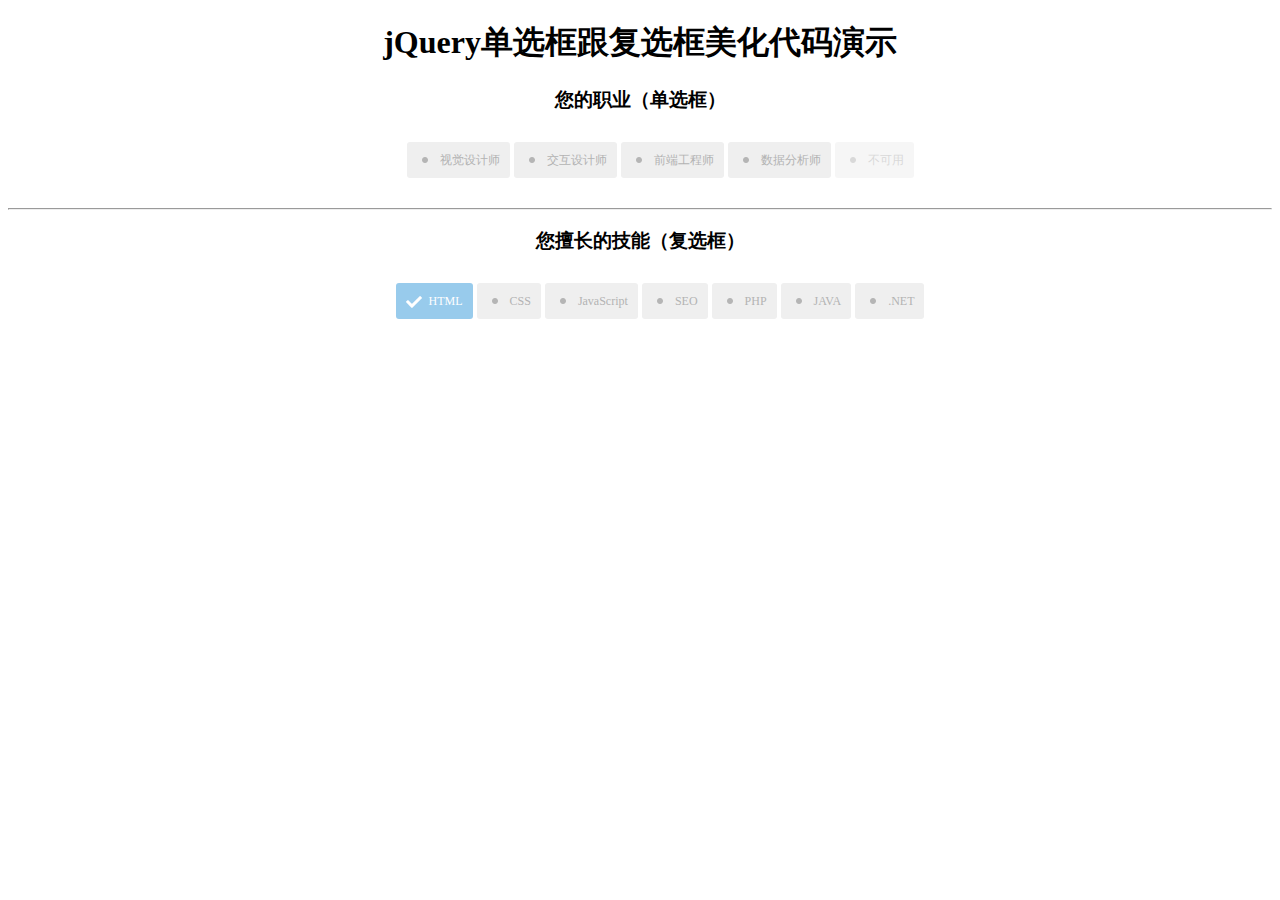
<file: Filter/模板/标签/index.html>
<!DOCTYPE html PUBLIC "-//W3C//DTD XHTML 1.0 Transitional//EN" "http://www.w3.org/TR/xhtml1/DTD/xhtml1-transitional.dtd">
<html xmlns="http://www.w3.org/1999/xhtml">
<head>
<meta http-equiv="Content-Type" content="text/html; charset=utf-8" />
<title>jQuery单选框跟复选框美化代码</title>

<!--必要样式-->
<link rel="stylesheet" href="css/jquery-labelauty.css" />

<style type="text/css">
ul{list-style-type: none;}
li{display: inline-block;}
li{margin: 10px 0;}
input.labelauty + label{font:12px "Microsoft Yahei";}
</style>

</head>

<body>

<center>
	<h1>jQuery单选框跟复选框美化代码演示</h1>
	
	<h3>您的职业（单选框）</h3>
	
	<ul class="dowebok">
		<li><input type="radio" name="radio" data-labelauty="视觉设计师"></li>
		<li><input type="radio" name="radio" data-labelauty="交互设计师"></li>
		<li><input type="radio" name="radio" data-labelauty="前端工程师"></li>
		<li><input type="radio" name="radio" data-labelauty="数据分析师"></li>
		<li><input type="radio" name="radio" disabled data-labelauty="不可用"></li>
	</ul>

	<hr>

	<h3>您擅长的技能（复选框）</h3>
	
	<ul class="dowebok">
		<li><input type="checkbox" name="checkbox" disabled checked data-labelauty="HTML"></li>
		<li><input type="checkbox" name="checkbox" data-labelauty="CSS"></li>
		<li><input type="checkbox" name="checkbox" data-labelauty="JavaScript"></li>
		<li><input type="checkbox" name="checkbox" data-labelauty="SEO"></li>
		<li><input type="checkbox" name="checkbox" data-labelauty="PHP"></li>
		<li><input type="checkbox" name="checkbox" data-labelauty="JAVA"></li>
		<li><input type="checkbox" name="checkbox" data-labelauty=".NET"></li>
	</ul>

</center>

<script type="text/javascript" src="js/jquery-1.8.3.min.js"></script>
<script type="text/javascript" src="js/jquery-labelauty.js"></script>
<script type="text/javascript">
$(function(){
	$(':input').labelauty();
});
</script>

</body>
</html>
</file>
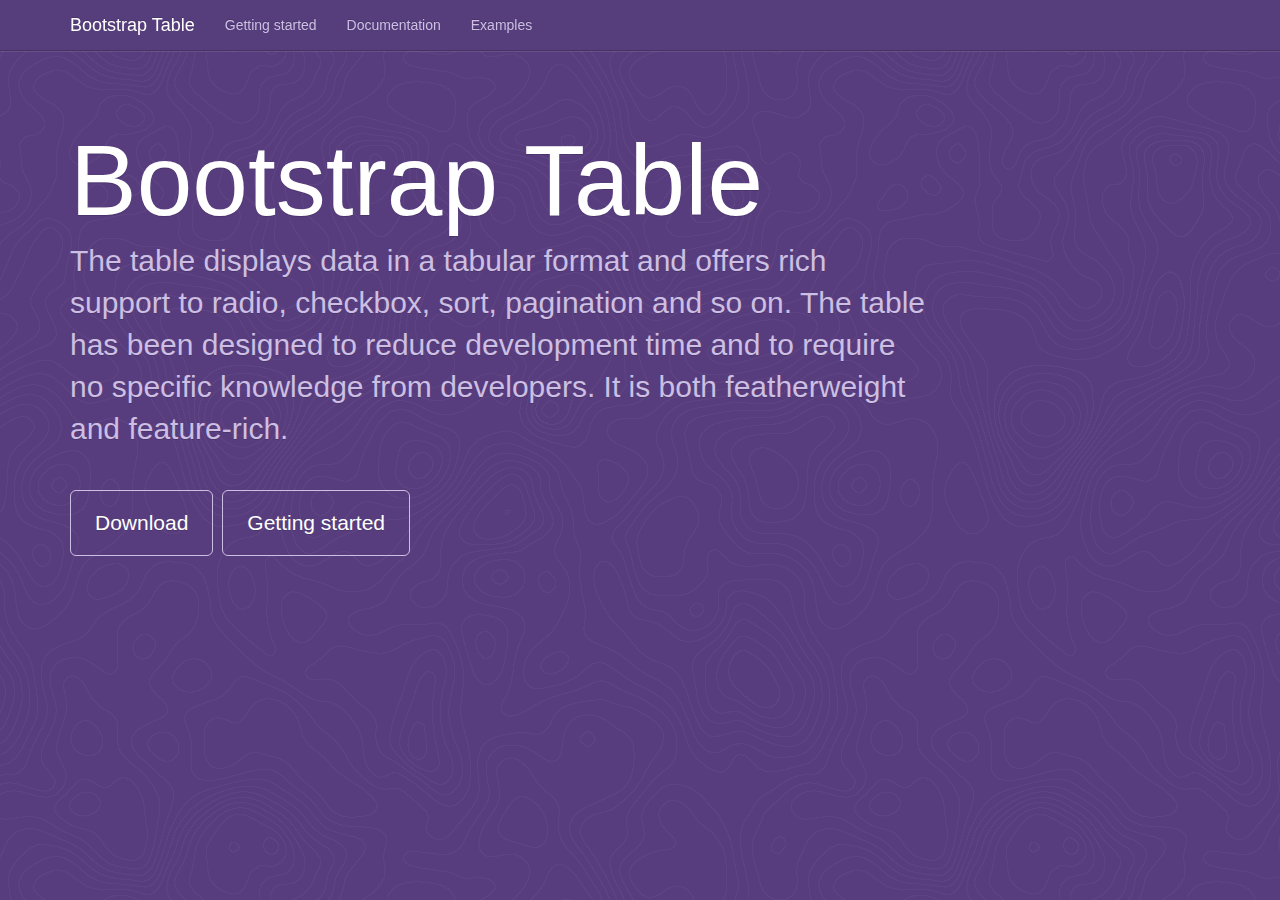
<file: Filter/模板/bootstrap-table-master/docs/index.html>
<!DOCTYPE html>
<html lang="en">
<head>
    <meta charset="utf-8">
    <title>Bootstrap Table</title>
    <meta name="author" content="zhixin">
    <meta name="viewport" content="width=device-width, initial-scale=1.0">
    <link rel="stylesheet" href="../assets/bootstrap/css/bootstrap.min.css">
    <link rel="stylesheet" href="../src/bootstrap-table.css">
    <link rel="stylesheet" href="docs.css">
    <link rel="stylesheet" href="//wenzhixin.net.cn/css/fork.css">
    <!--[if lt IE 9]>
    <script src="//wenzhixin.net.cn/js/html5shiv.js"></script>
    <script src="//wenzhixin.net.cn/js/respond.min.js"></script>
    <![endif]-->
</head>
<body class="bs-docs-home">
<a class="sr-only" href="#content">Skip to main content</a>
<header class="navbar navbar-inverse navbar-fixed-top bs-docs-nav">
    <div class="container">
        <div class="navbar-header">
            <a class="navbar-brand" href="index.html">
                Bootstrap Table
            </a>
        </div>
        <nav class="collapse navbar-collapse bs-navbar-collapse" role="navigation">
            <ul class="nav navbar-nav">
                <li>
                    <a href="getting-started.html">Getting started</a>
                </li>
                <li>
                    <a href="documentation.html">Documentation</a>
                </li>
                <li>
                    <a href="examples.html">Examples</a>
                </li>
            </ul>
        </nav>
    </div>
</header>

<main class="bs-masthead" id="content" role="main">
    <div class="container">
        <h1>Bootstrap Table</h1>
        <p class="lead">The table displays data in a tabular format and offers rich support to radio, checkbox, sort, pagination and so on. The table has been designed to reduce development time and to require no specific knowledge from developers. It is both featherweight and feature-rich.</p>
        <p>
            <a href="https://github.com/wenzhixin/bootstrap-table" class="btn btn-outline-inverse btn-lg">Download</a>
            <a href="getting-started.html" class="btn btn-outline-inverse btn-lg">Getting started</a>
        </p>
    </div>
</main>

<a href="https://github.com/wenzhixin/bootstrap-table" class="fork_me"></a>

<script src="../assets/jquery.min.js"></script>
<script src="../assets/bootstrap/js/bootstrap.min.js"></script>
<script src="../src/bootstrap-table.js"></script>
<script src="docs.js"></script>
<script src="//wenzhixin.net.cn/js/analytics.js"></script>
</body>
</html>
</file>
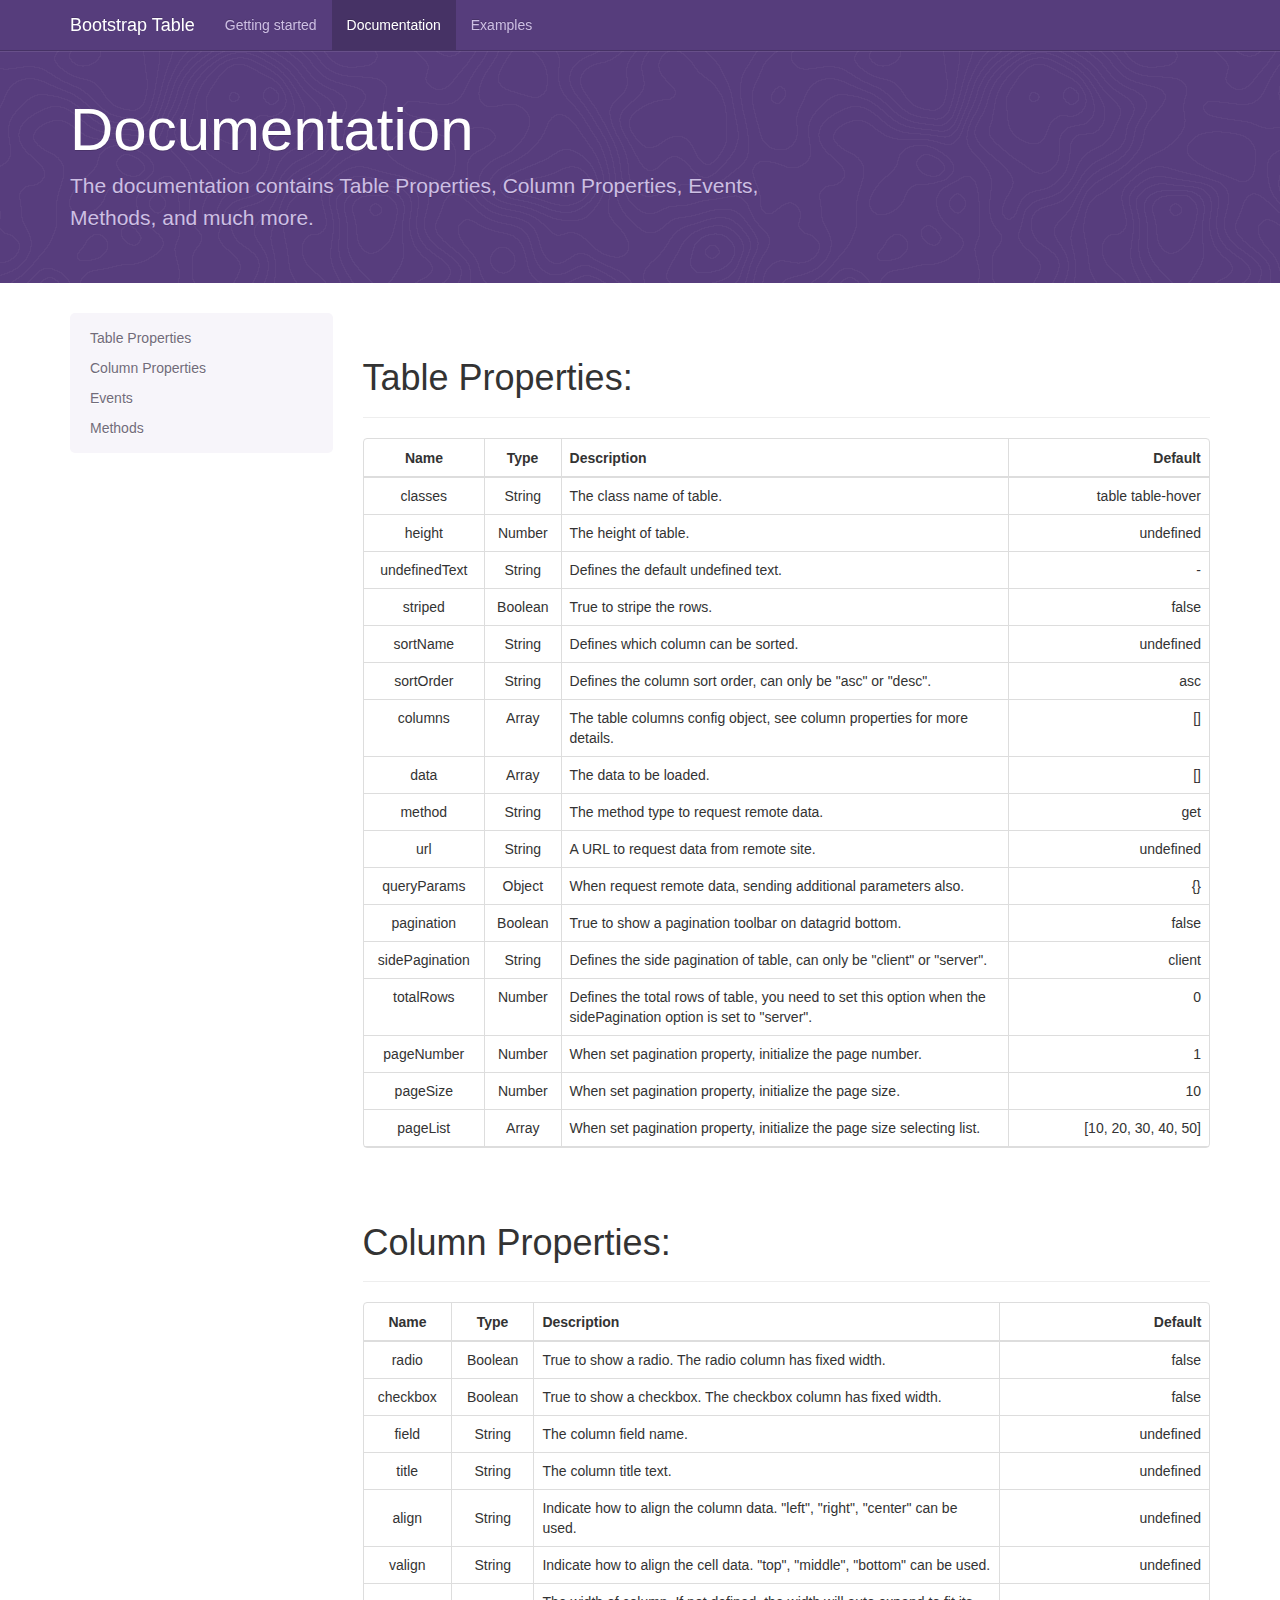
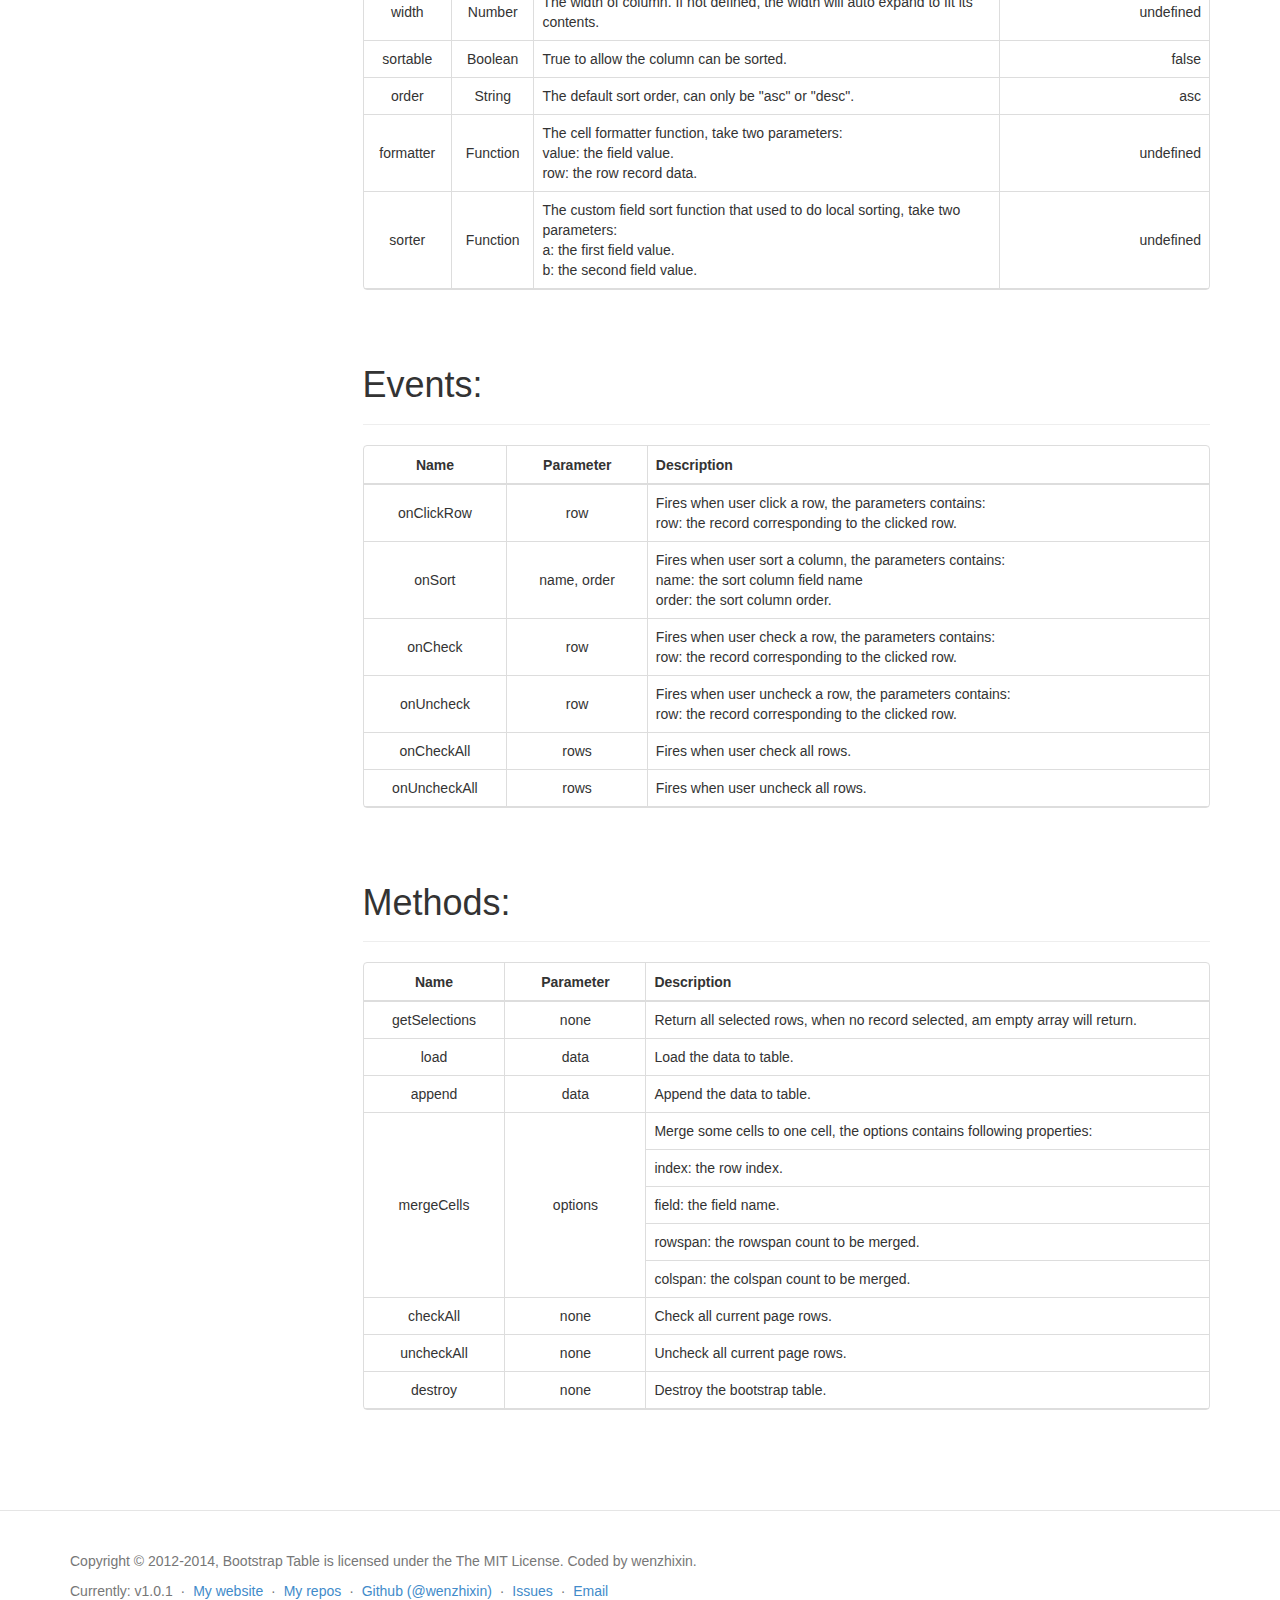
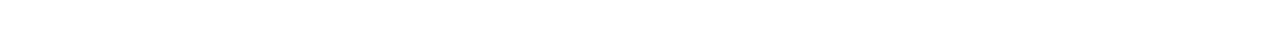
<file: Filter/模板/bootstrap-table-master/docs/documentation.html>
<!DOCTYPE html>
<html lang="en">
<head>
    <meta charset="utf-8">
    <title>Documentation &middot; Bootstrap Table</title>
    <meta name="author" content="zhixin">
    <meta name="viewport" content="width=device-width, initial-scale=1.0">
    <link rel="stylesheet" href="../assets/bootstrap/css/bootstrap.min.css">
    <link rel="stylesheet" href="../src/bootstrap-table.css">
    <link rel="stylesheet" href="docs.css">
    <link rel="stylesheet" href="//wenzhixin.net.cn/css/fork.css">
    <!--[if lt IE 9]>
    <script src="//wenzhixin.net.cn/js/html5shiv.js"></script>
    <script src="//wenzhixin.net.cn/js/respond.min.js"></script>
    <![endif]-->
</head>
<body>
<a class="sr-only" href="#content">Skip to main content</a>
<header class="navbar navbar-inverse navbar-fixed-top bs-docs-nav">
    <div class="container">
        <div class="navbar-header">
            <a class="navbar-brand" href="index.html">
                Bootstrap Table
            </a>
        </div>
        <nav class="collapse navbar-collapse bs-navbar-collapse" role="navigation">
            <ul class="nav navbar-nav">
                <li>
                    <a href="getting-started.html">Getting started</a>
                </li>
                <li class="active">
                    <a href="documentation.html">Documentation</a>
                </li>
                <li>
                    <a href="examples.html">Examples</a>
                </li>
            </ul>
        </nav>
    </div>
</header>
<div class="bs-header" id="content">
    <div class="container">
        <h1>Documentation</h1>
        <p>The documentation contains Table Properties, Column Properties, Events, Methods, and much more.</p>
    </div>
</div>
<div class="container">
    <div class="row">
        <div class="col-md-3">
            <div class="bs-sidebar" role="complementary">
                <ul class="nav bs-sidenav">
                    <li><a href="#properties">Table Properties</a></li>
                    <li><a href="#columns">Column Properties</a></li>
                    <li><a href="#events">Events</a></li>
                    <li><a href="#methods">Methods</a></li>
                </ul>
            </div>
        </div>
        <div class="col-md-9" role="main">
            <div>
                <div class="page-header">
                    <h1 id="properties">Table Properties:</h1>
                </div>
                <table id="table"></table>
            </div>
            <div>
                <div class="page-header">
                    <h1 id="columns">Column Properties:</h1>
                </div>
                <table id="column"></table>
            </div>
            <div>
                <div class="page-header">
                    <h1 id="events">Events:</h1>
                </div>
                <table id="event"></table>
            </div>
            <div>
                <div class="page-header">
                    <h1 id="methods">Methods:</h1>
                </div>
                <table id="method"></table>
            </div>
        </div>
    </div>
</div>

<a href="https://github.com/wenzhixin/bootstrap-table" class="fork_me"></a>

<footer class="bs-footer" role="contentinfo">
    <div class="container">
        <p>Copyright © 2012-2014, Bootstrap Table is licensed under the The MIT License. Coded by wenzhixin. </p>
        <ul class="footer-links">
            <li>Currently: v1.0.1</li>
            <li class="muted">·</li>
            <li><a href="http://wenzhixin.net.cn">My website</a></li>
            <li class="muted">·</li>
            <li><a href="http://repos.wenzhixin.net.cn">My repos</a></li>
            <li class="muted">·</li>
            <li><a href="https://github.com/wenzhixin">Github (@wenzhixin)</a></li>
            <li class="muted">·</li>
            <li><a href="https://github.com/wenzhixin/bootstrap-table/issues?state=open">Issues</a></li>
            <li class="muted">·</li>
            <li><a href="mailto:wenzhixin2010@gmail.com">Email</a></li>
        </ul>
    </div>
</footer>

<script src="../assets/jquery.min.js"></script>
<script src="../assets/bootstrap/js/bootstrap.min.js"></script>
<script src="../src/bootstrap-table.js"></script>
<script src="docs.js"></script>
<script src="//wenzhixin.net.cn/js/analytics.js"></script>
</body>
</html>
</file>
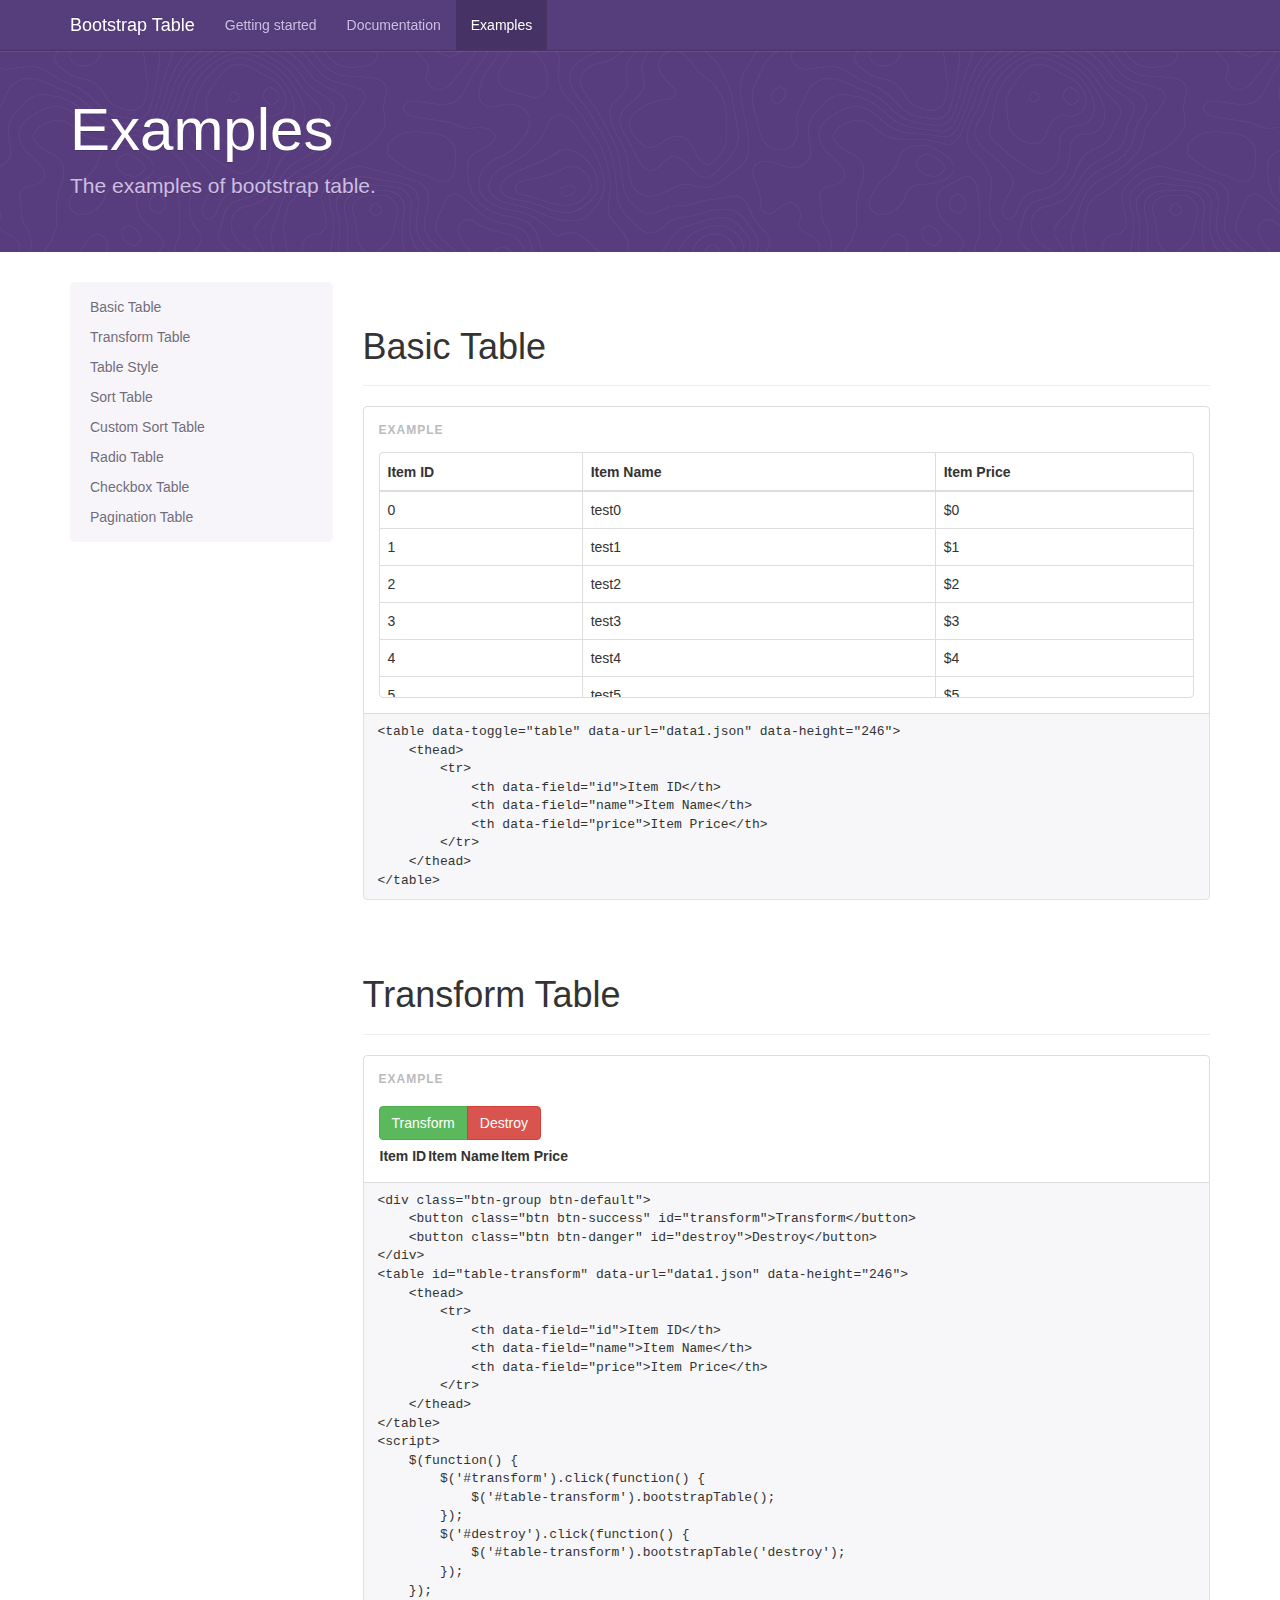
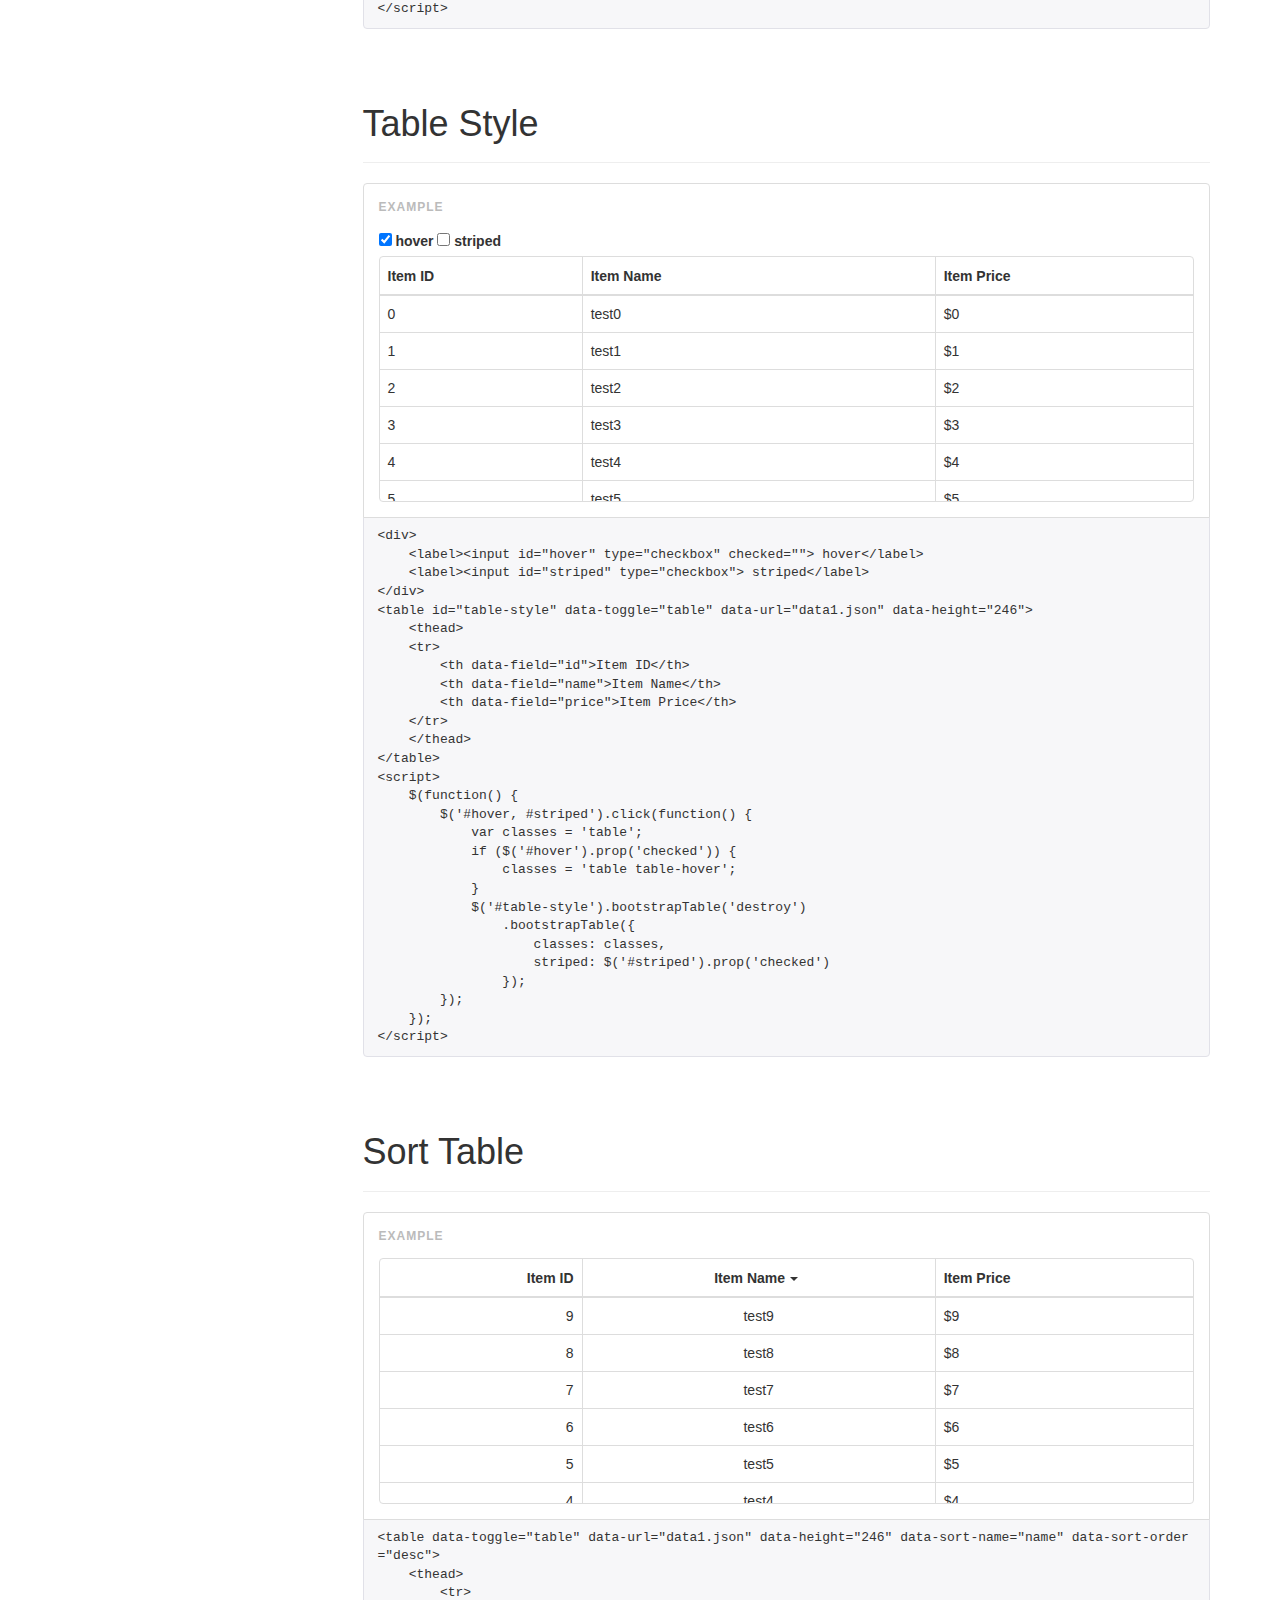
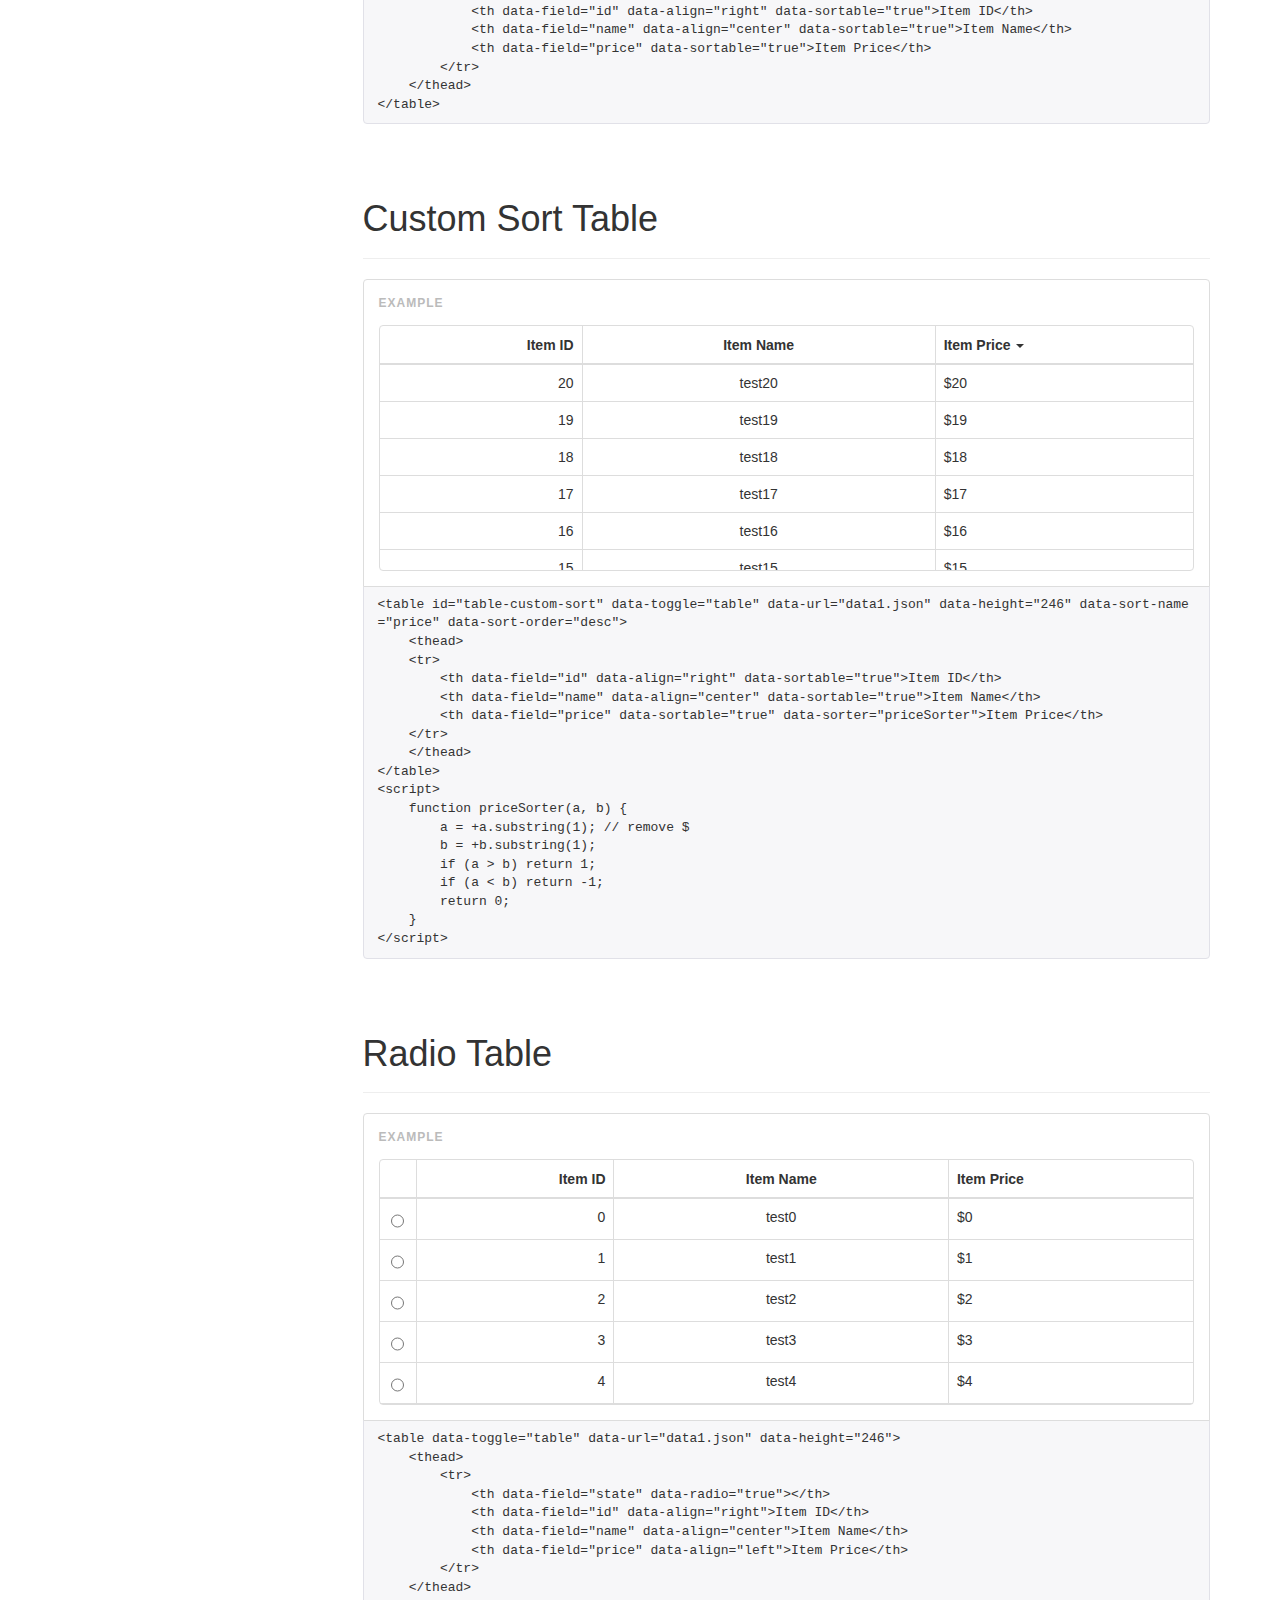
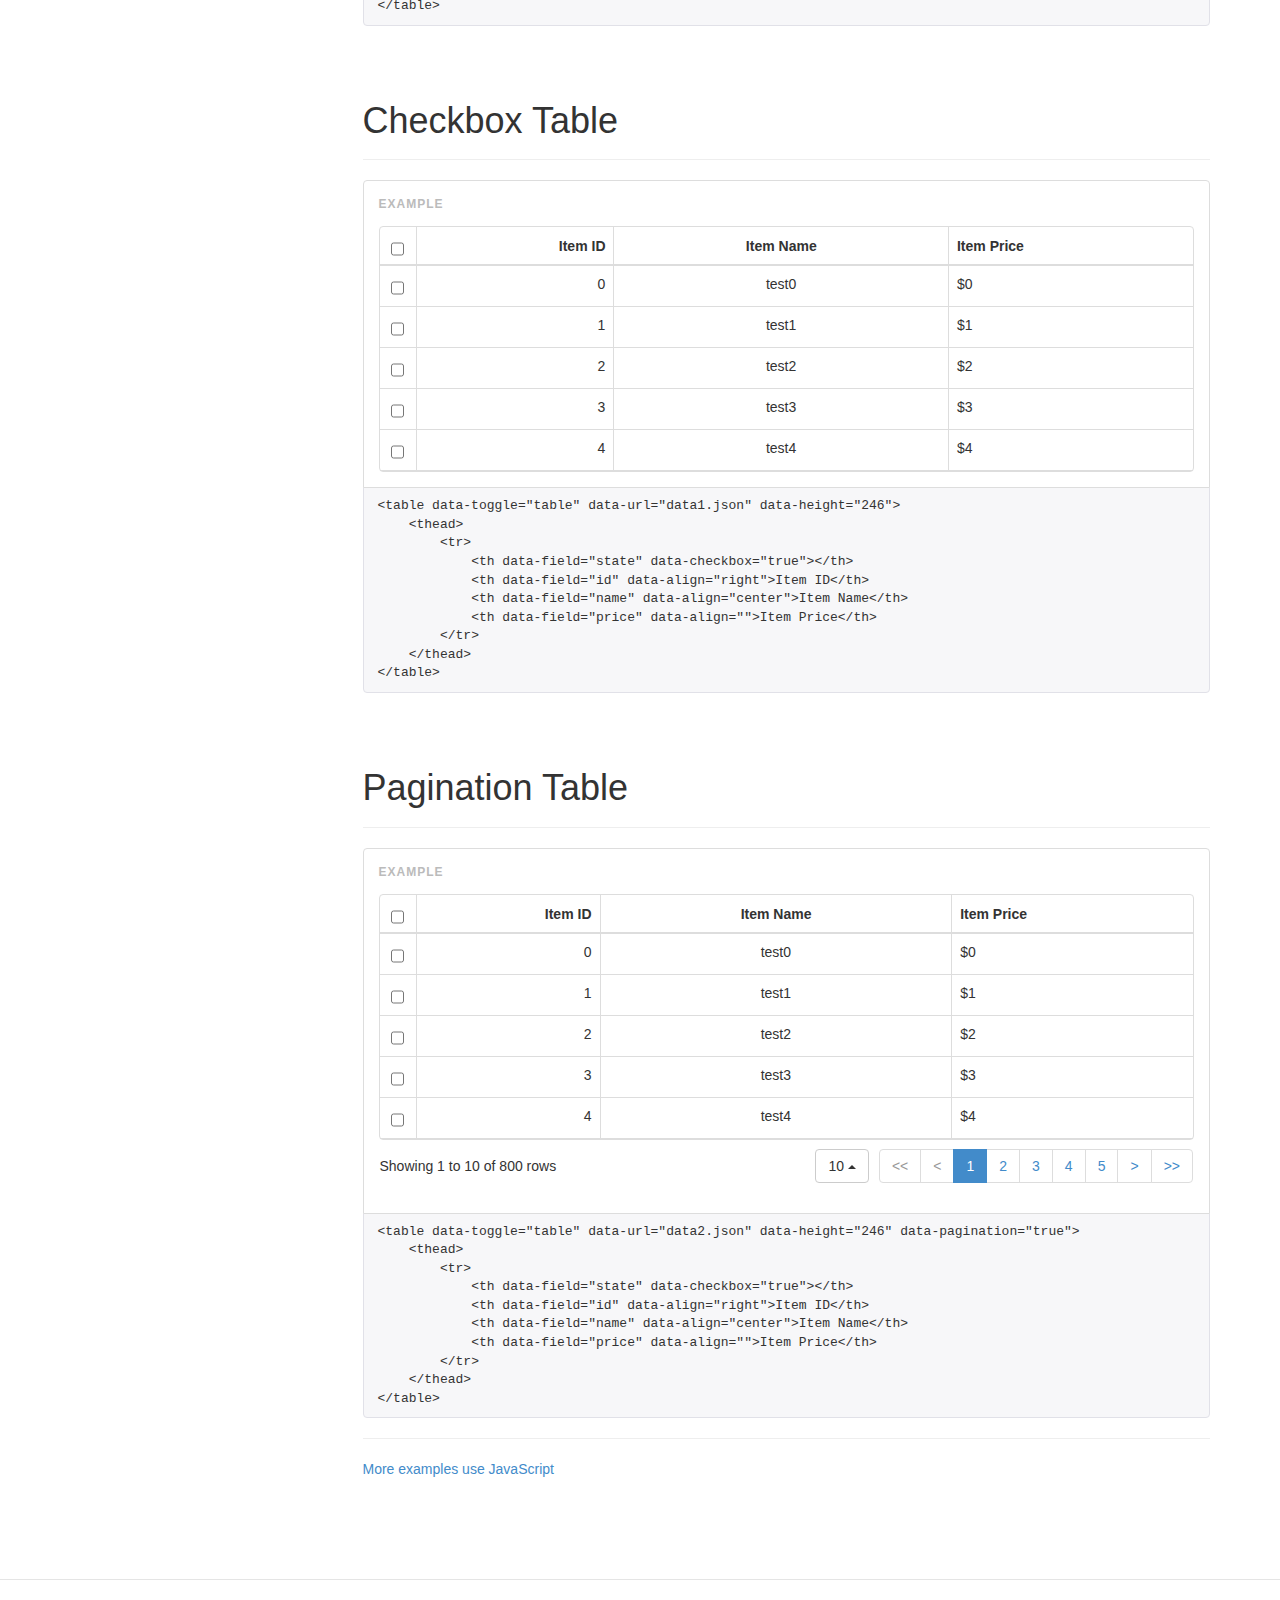
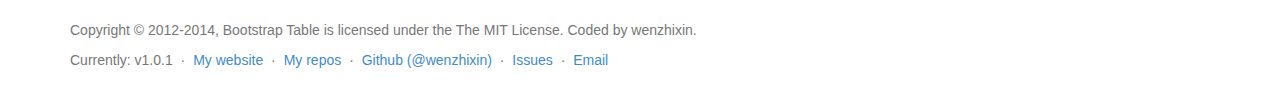
<file: Filter/模板/bootstrap-table-master/docs/examples.html>
<!DOCTYPE html>
<html lang="en">
<head>
    <meta charset="utf-8">
    <title>Examples &middot; Bootstrap Table</title>
    <meta name="author" content="zhixin">
    <meta name="viewport" content="width=device-width, initial-scale=1.0">
    <link rel="stylesheet" href="../assets/bootstrap/css/bootstrap.min.css">
    <link rel="stylesheet" href="../src/bootstrap-table.css">
    <link rel="stylesheet" href="docs.css">
    <link rel="stylesheet" href="//wenzhixin.net.cn/css/fork.css">
    <!--[if lt IE 9]>
    <script src="//wenzhixin.net.cn/js/html5shiv.js"></script>
    <script src="//wenzhixin.net.cn/js/respond.min.js"></script>
    <![endif]-->

    <script src="../assets/jquery.min.js"></script>
    <script src="../assets/bootstrap/js/bootstrap.min.js"></script>
    <script src="../docs/examples.js"></script>
    <script src="../src/bootstrap-table.js"></script>
    <script src="docs.js"></script>
    <script src="//wenzhixin.net.cn/js/analytics.js"></script>
</head>
<body>
<a class="sr-only" href="#content">Skip to main content</a>
<header class="navbar navbar-inverse navbar-fixed-top bs-docs-nav">
    <div class="container">
        <div class="navbar-header">
            <a class="navbar-brand" href="index.html">
                Bootstrap Table
            </a>
        </div>
        <nav class="collapse navbar-collapse bs-navbar-collapse" role="navigation">
            <ul class="nav navbar-nav">
                <li>
                    <a href="getting-started.html">Getting started</a>
                </li>
                <li>
                    <a href="documentation.html">Documentation</a>
                </li>
                <li class="active">
                    <a href="examples.html">Examples</a>
                </li>
            </ul>
        </nav>
    </div>
</header>
<div class="bs-header" id="content">
    <div class="container">
        <h1>Examples</h1>
        <p>The examples of bootstrap table.</p>
    </div>
</div>
<div class="container">
    <div class="row">
        <div class="col-md-3">
            <div class="bs-sidebar" role="complementary">
                <ul class="nav bs-sidenav">
                    <li><a href="#basic-table">Basic Table</a></li>
                    <li><a href="#transform-table">Transform Table</a></li>
                    <li><a href="#classes-table">Table Style</a></li>
                    <li><a href="#sort-table">Sort Table</a></li>
                    <li><a href="#custom-sort-table">Custom Sort Table</a></li>
                    <li><a href="#radio-table">Radio Table</a></li>
                    <li><a href="#checkbox-table">Checkbox Table</a></li>
                    <li><a href="#pagination-table">Pagination Table</a></li>
                </ul>
            </div>
        </div>
        <div class="col-md-9" role="main">
            <div>
                <div class="page-header">
                    <h1 id="basic-table">Basic Table</h1>
                </div>
                <div class="bs-example">
                    <table data-toggle="table" data-url="data1.json" data-height="246">
                        <thead>
                            <tr>
                                <th data-field="id">Item ID</th>
                                <th data-field="name">Item Name</th>
                                <th data-field="price">Item Price</th>
                            </tr>
                        </thead>
                    </table>
                </div>
                <div class="highlight"><pre><code class="language-html"></code></pre></div>
            </div>

            <div>
                <div class="page-header">
                    <h1 id="transform-table">Transform Table</h1>
                </div>
                <div class="bs-example">
                    <div class="btn-group btn-default">
                        <button class="btn btn-success" id="transform">Transform</button>
                        <button class="btn btn-danger" id="destroy">Destroy</button>
                    </div>
                    <table id="table-transform" data-url="data1.json" data-height="246">
                        <thead>
                            <tr>
                                <th data-field="id">Item ID</th>
                                <th data-field="name">Item Name</th>
                                <th data-field="price">Item Price</th>
                            </tr>
                        </thead>
                    </table>
                    <script>
                        $(function() {
                            $('#transform').click(function() {
                                $('#table-transform').bootstrapTable();
                            });
                            $('#destroy').click(function() {
                                $('#table-transform').bootstrapTable('destroy');
                            });
                        });
                    </script>
                </div>
                <div class="highlight"><pre><code class="language-html"></code></pre></div>
            </div>

            <div>
                <div class="page-header">
                    <h1 id="classes-table">Table Style</h1>
                </div>
                <div class="bs-example">
                    <div>
                        <label><input id="hover" type="checkbox" checked> hover</label>
                        <label><input id="striped" type="checkbox"> striped</label>
                    </div>
                    <table id="table-style" data-toggle="table" data-url="data1.json" data-height="246">
                        <thead>
                        <tr>
                            <th data-field="id">Item ID</th>
                            <th data-field="name">Item Name</th>
                            <th data-field="price">Item Price</th>
                        </tr>
                        </thead>
                    </table>
                    <script>
                        $(function() {
                            $('#hover, #striped').click(function() {
                                var classes = 'table';

                                if ($('#hover').prop('checked')) {
                                    classes = 'table table-hover';
                                }
                                $('#table-style').bootstrapTable('destroy')
                                    .bootstrapTable({
                                        classes: classes,
                                        striped: $('#striped').prop('checked')
                                    });
                            });
                        });
                    </script>
                </div>
                <div class="highlight"><pre><code class="language-html"></code></pre></div>
            </div>

            <div>
                <div class="page-header">
                    <h1 id="sort-table">Sort Table</h1>
                </div>
                <div class="bs-example">
                    <table data-toggle="table" data-url="data1.json" data-height="246" data-sort-name="name" data-sort-order="desc">
                        <thead>
                            <tr>
                                <th data-field="id" data-align="right" data-sortable="true">Item ID</th>
                                <th data-field="name" data-align="center" data-sortable="true">Item Name</th>
                                <th data-field="price" data-sortable="true" data-sortable="true">Item Price</th>
                            </tr>
                        </thead>
                    </table>
                </div>
                <div class="highlight"><pre><code class="language-html"></code></pre></div>
            </div>

            <div>
                <div class="page-header">
                    <h1 id="custom-sort-table">Custom Sort Table</h1>
                </div>
                <div class="bs-example">
                    <table id="table-custom-sort" data-toggle="table" data-url="data1.json" data-height="246" data-sort-name="price" data-sort-order="desc">
                        <thead>
                        <tr>
                            <th data-field="id" data-align="right" data-sortable="true">Item ID</th>
                            <th data-field="name" data-align="center" data-sortable="true">Item Name</th>
                            <th data-field="price" data-sortable="true" data-sortable="true" data-sorter="priceSorter">Item Price</th>
                        </tr>
                        </thead>
                    </table>
                    <script>
                        function priceSorter(a, b) {
                            a = +a.substring(1); // remove $
                            b = +b.substring(1);
                            if (a > b) return 1;
                            if (a < b) return -1;
                            return 0;
                        }
                    </script>
                </div>
                <div class="highlight"><pre><code class="language-html"></code></pre></div>
            </div>

            <div>
                <div class="page-header">
                    <h1 id="radio-table">Radio Table</h1>
                </div>
                <div class="bs-example">
                    <table data-toggle="table" data-url="data1.json" data-height="246">
                        <thead>
                            <tr>
                                <th data-field="state" data-radio="true"></th>
                                <th data-field="id" data-align="right">Item ID</th>
                                <th data-field="name" data-align="center">Item Name</th>
                                <th data-field="price" data-align="left">Item Price</th>
                            </tr>
                        </thead>
                    </table>
                </div>
                <div class="highlight"><pre><code class="language-html"></code></pre></div>
            </div>
            <div>
                <div class="page-header">
                    <h1 id="checkbox-table">Checkbox Table</h1>
                </div>
                <div class="bs-example">
                    <table data-toggle="table" data-url="data1.json" data-height="246">
                        <thead>
                            <tr>
                                <th data-field="state" data-checkbox="true"></th>
                                <th data-field="id" data-align="right">Item ID</th>
                                <th data-field="name" data-align="center">Item Name</th>
                                <th data-field="price" data-align="">Item Price</th>
                            </tr>
                        </thead>
                    </table>
                </div>
                <div class="highlight"><pre><code class="language-html"></code></pre></div>
            </div>

            <div>
                <div class="page-header">
                    <h1 id="pagination-table">Pagination Table</h1>
                </div>
                <div class="bs-example">
                    <table data-toggle="table" data-url="data2.json" data-height="246" data-pagination="true">
                        <thead>
                            <tr>
                                <th data-field="state" data-checkbox="true"></th>
                                <th data-field="id" data-align="right">Item ID</th>
                                <th data-field="name" data-align="center">Item Name</th>
                                <th data-field="price" data-align="">Item Price</th>
                            </tr>
                        </thead>
                    </table>
                </div>
                <div class="highlight"><pre><code class="language-html"></code></pre></div>
            </div>

            <hr>
            <a href="https://github.com/wenzhixin/bootstrap-table/blob/master/docs/docs.js">More examples use JavaScript</a>
        </div>
    </div>
</div>

<a href="https://github.com/wenzhixin/bootstrap-table" class="fork_me"></a>

<footer class="bs-footer" role="contentinfo">
    <div class="container">
        <p>Copyright © 2012-2014, Bootstrap Table is licensed under the The MIT License. Coded by wenzhixin. </p>
        <ul class="footer-links">
            <li>Currently: v1.0.1</li>
            <li class="muted">·</li>
            <li><a href="http://wenzhixin.net.cn">My website</a></li>
            <li class="muted">·</li>
            <li><a href="http://repos.wenzhixin.net.cn">My repos</a></li>
            <li class="muted">·</li>
            <li><a href="https://github.com/wenzhixin">Github (@wenzhixin)</a></li>
            <li class="muted">·</li>
            <li><a href="https://github.com/wenzhixin/bootstrap-table/issues?state=open">Issues</a></li>
            <li class="muted">·</li>
            <li><a href="mailto:wenzhixin2010@gmail.com">Email</a></li>
        </ul>
    </div>
</footer>
</body>
</html>
</file>
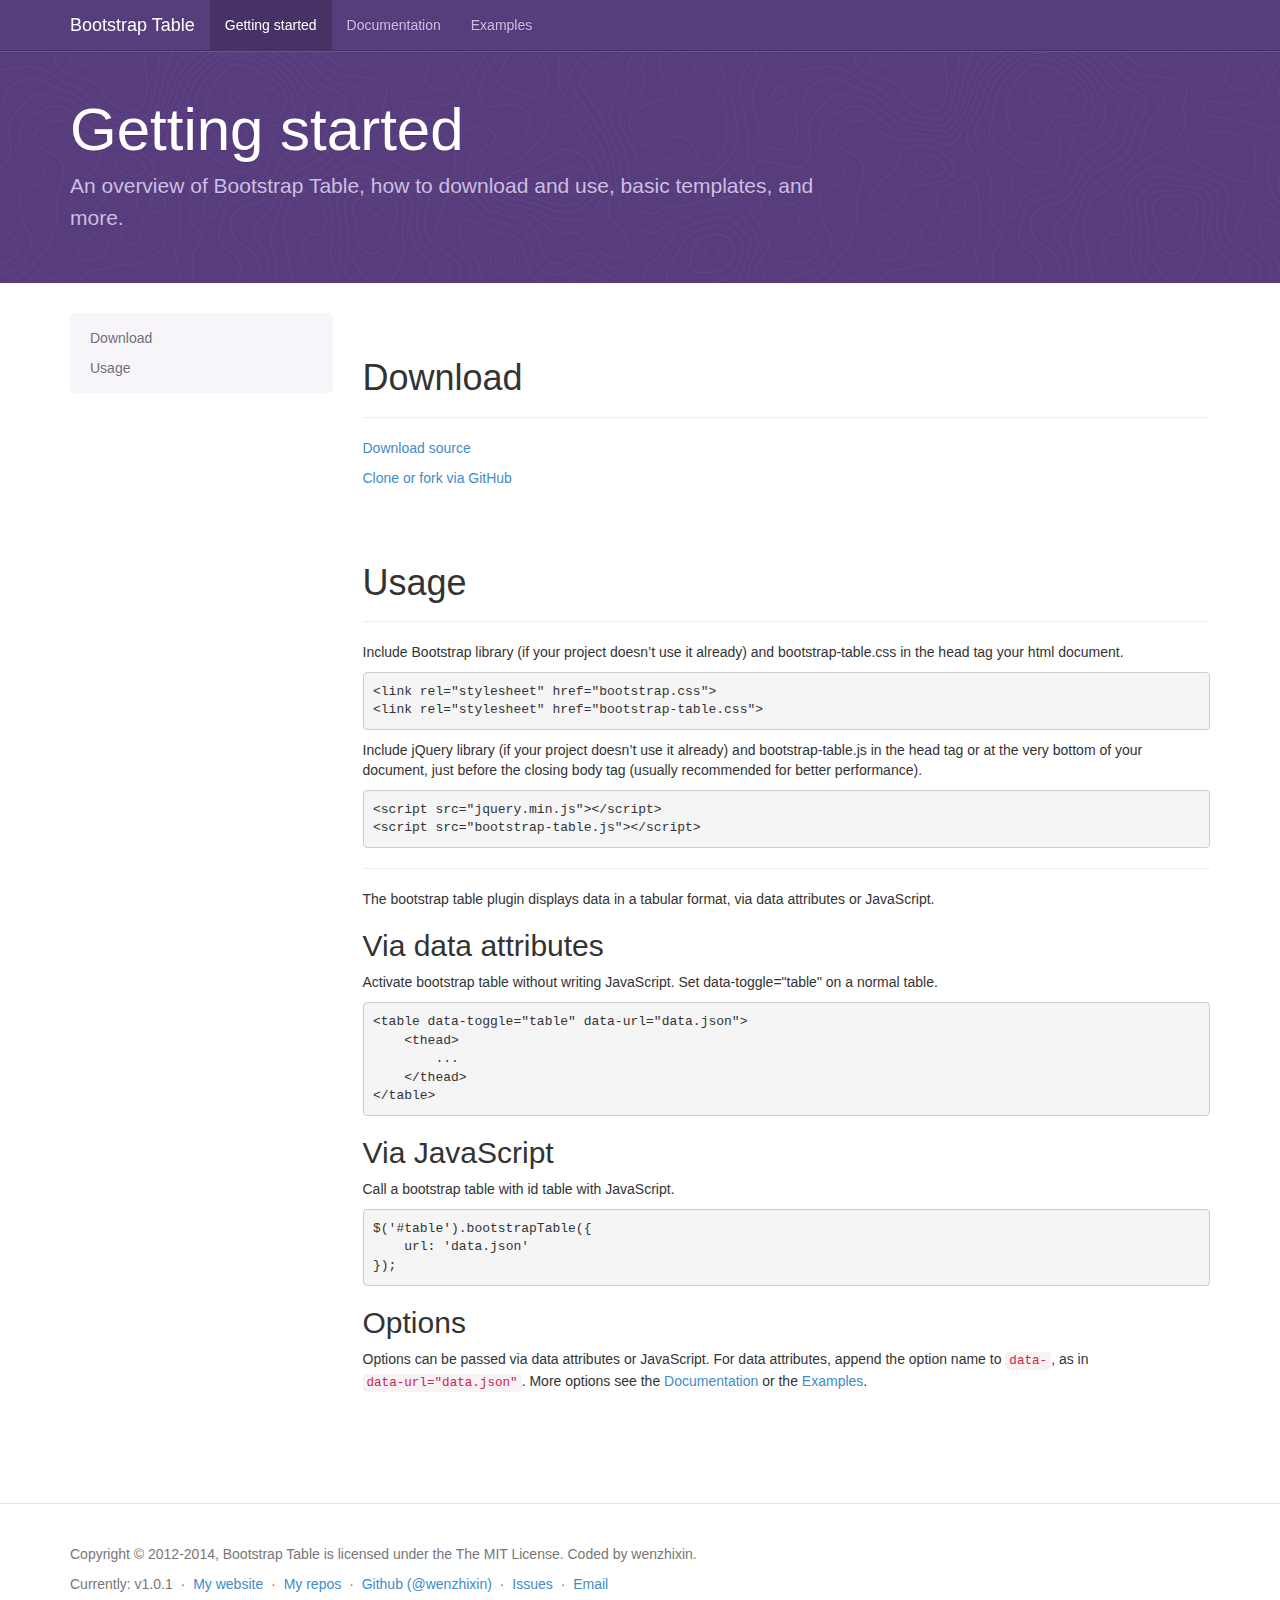
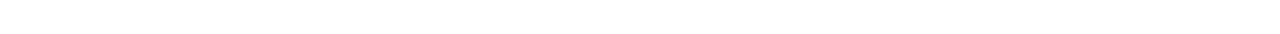
<file: Filter/模板/bootstrap-table-master/docs/getting-started.html>
<!DOCTYPE html>
<html lang="en">
<head>
    <meta charset="utf-8">
    <title>Getting started &middot; Bootstrap Table</title>
    <meta name="author" content="zhixin">
    <meta name="viewport" content="width=device-width, initial-scale=1.0">
    <link rel="stylesheet" href="../assets/bootstrap/css/bootstrap.min.css">
    <link rel="stylesheet" href="../src/bootstrap-table.css">
    <link rel="stylesheet" href="docs.css">
    <link rel="stylesheet" href="//wenzhixin.net.cn/css/fork.css">
    <!--[if lt IE 9]>
    <script src="//wenzhixin.net.cn/js/html5shiv.js"></script>
    <script src="//wenzhixin.net.cn/js/respond.min.js"></script>
    <![endif]-->
</head>
<body>
<a class="sr-only" href="#content">Skip to main content</a>

<header class="navbar navbar-inverse navbar-fixed-top bs-docs-nav">
    <div class="container">
        <div class="navbar-header">
            <a class="navbar-brand" href="index.html">
                Bootstrap Table
            </a>
        </div>
        <nav class="collapse navbar-collapse bs-navbar-collapse" role="navigation">
            <ul class="nav navbar-nav">
                <li class="active">
                    <a href="getting-started.html">Getting started</a>
                </li>
                <li>
                    <a href="documentation.html">Documentation</a>
                </li>
                <li>
                    <a href="examples.html">Examples</a>
                </li>
            </ul>
        </nav>
    </div>
</header>

<div class="bs-header" id="content">
    <div class="container">
        <h1>Getting started</h1>
        <p>An overview of Bootstrap Table, how to download and use, basic templates, and more.</p>
    </div>
</div>
<div class="container">
    <div class="row">
        <div class="col-md-3">
            <div class="bs-sidebar" role="complementary">
                <ul class="nav bs-sidenav">
                    <li><a href="#download">Download</a></li>
                    <li>
                        <a href="#usage">Usage</a>
                        <ul class="nav">
                            <li><a href="#via-data">Via data attributes</a></li>
                            <li><a href="#via-javascript">Via JavaScript</a></li>
                            <li><a href="#options">Options</a></li>
                        </ul>
                    </li>
                </ul>
            </div>
        </div>
        <div class="col-md-9" role="main">
            <div>
                <div class="page-header">
                    <h1 id="download">Download</h1>
                </div>
                <p>
                    <a href="https://github.com/wenzhixin/bootstrap-table/archive/master.zip">Download source</a>
                </p>
                <p>
                    <a href="https://github.com/wenzhixin/bootstrap-table">Clone or fork via GitHub</a>
                </p>
            </div>
            <div>
                <div class="page-header">
                    <h1 id="usage">Usage</h1>
                </div>
                <p>Include Bootstrap library (if your project doesn’t use it already) and bootstrap-table.css in the head tag your html document.</p>
<pre><code>&lt;link rel="stylesheet" href="bootstrap.css"&gt;
&lt;link rel="stylesheet" href="bootstrap-table.css"&gt;</code></pre>
                <p>Include jQuery library (if your project doesn’t use it already) and bootstrap-table.js in the head tag or at the very bottom of your document, just before the closing body tag (usually recommended for better performance).</p>
<pre><code>&lt;script src="jquery.min.js"&gt;&lt;/script&gt;
&lt;script src="bootstrap-table.js"&gt;&lt;/script&gt;</code></pre>

                <hr>
                <p>The bootstrap table plugin displays data in a tabular format, via data attributes or JavaScript.</p>

                <h2 id="via-data">Via data attributes</h2>
                <p>Activate bootstrap table without writing JavaScript. Set data-toggle="table" on a normal table.</p>
<pre><code>&lt;table data-toggle="table" data-url="data.json"&gt;
    &lt;thead&gt;
        ...
    &lt;/thead&gt;
&lt;/table&gt;</code></pre>

                <h2 id="via-javascript">Via JavaScript</h2>
                <p>Call a bootstrap table with id table with JavaScript.</p>
<pre><code>$('#table').bootstrapTable({
    url: 'data.json'
});</code></pre>

                <h2 id="options">Options</h2>
                <p>Options can be passed via data attributes or JavaScript. For data attributes, append the option name to <code>data-</code>, as in <code>data-url="data.json"</code>. More options see the <a href="documentation.html">Documentation</a> or the <a href="examples.html">Examples</a>.</p>
            </div>
        </div>
    </div>
</div>

<a href="https://github.com/wenzhixin/bootstrap-table" class="fork_me"></a>

<footer class="bs-footer" role="contentinfo">
    <div class="container">
        <p>Copyright © 2012-2014, Bootstrap Table is licensed under the The MIT License. Coded by wenzhixin. </p>
        <ul class="footer-links">
            <li>Currently: v1.0.1</li>
            <li class="muted">·</li>
            <li><a href="http://wenzhixin.net.cn">My website</a></li>
            <li class="muted">·</li>
            <li><a href="http://repos.wenzhixin.net.cn">My repos</a></li>
            <li class="muted">·</li>
            <li><a href="https://github.com/wenzhixin">Github (@wenzhixin)</a></li>
            <li class="muted">·</li>
            <li><a href="https://github.com/wenzhixin/bootstrap-table/issues?state=open">Issues</a></li>
            <li class="muted">·</li>
            <li><a href="mailto:wenzhixin2010@gmail.com">Email</a></li>
        </ul>
    </div>
</footer>

<script src="../assets/jquery.min.js"></script>
<script src="../assets/bootstrap/js/bootstrap.min.js"></script>
<script src="../src/bootstrap-table.js"></script>
<script src="docs.js"></script>
<script src="//wenzhixin.net.cn/js/analytics.js"></script>
</body>
</html>
</file>
